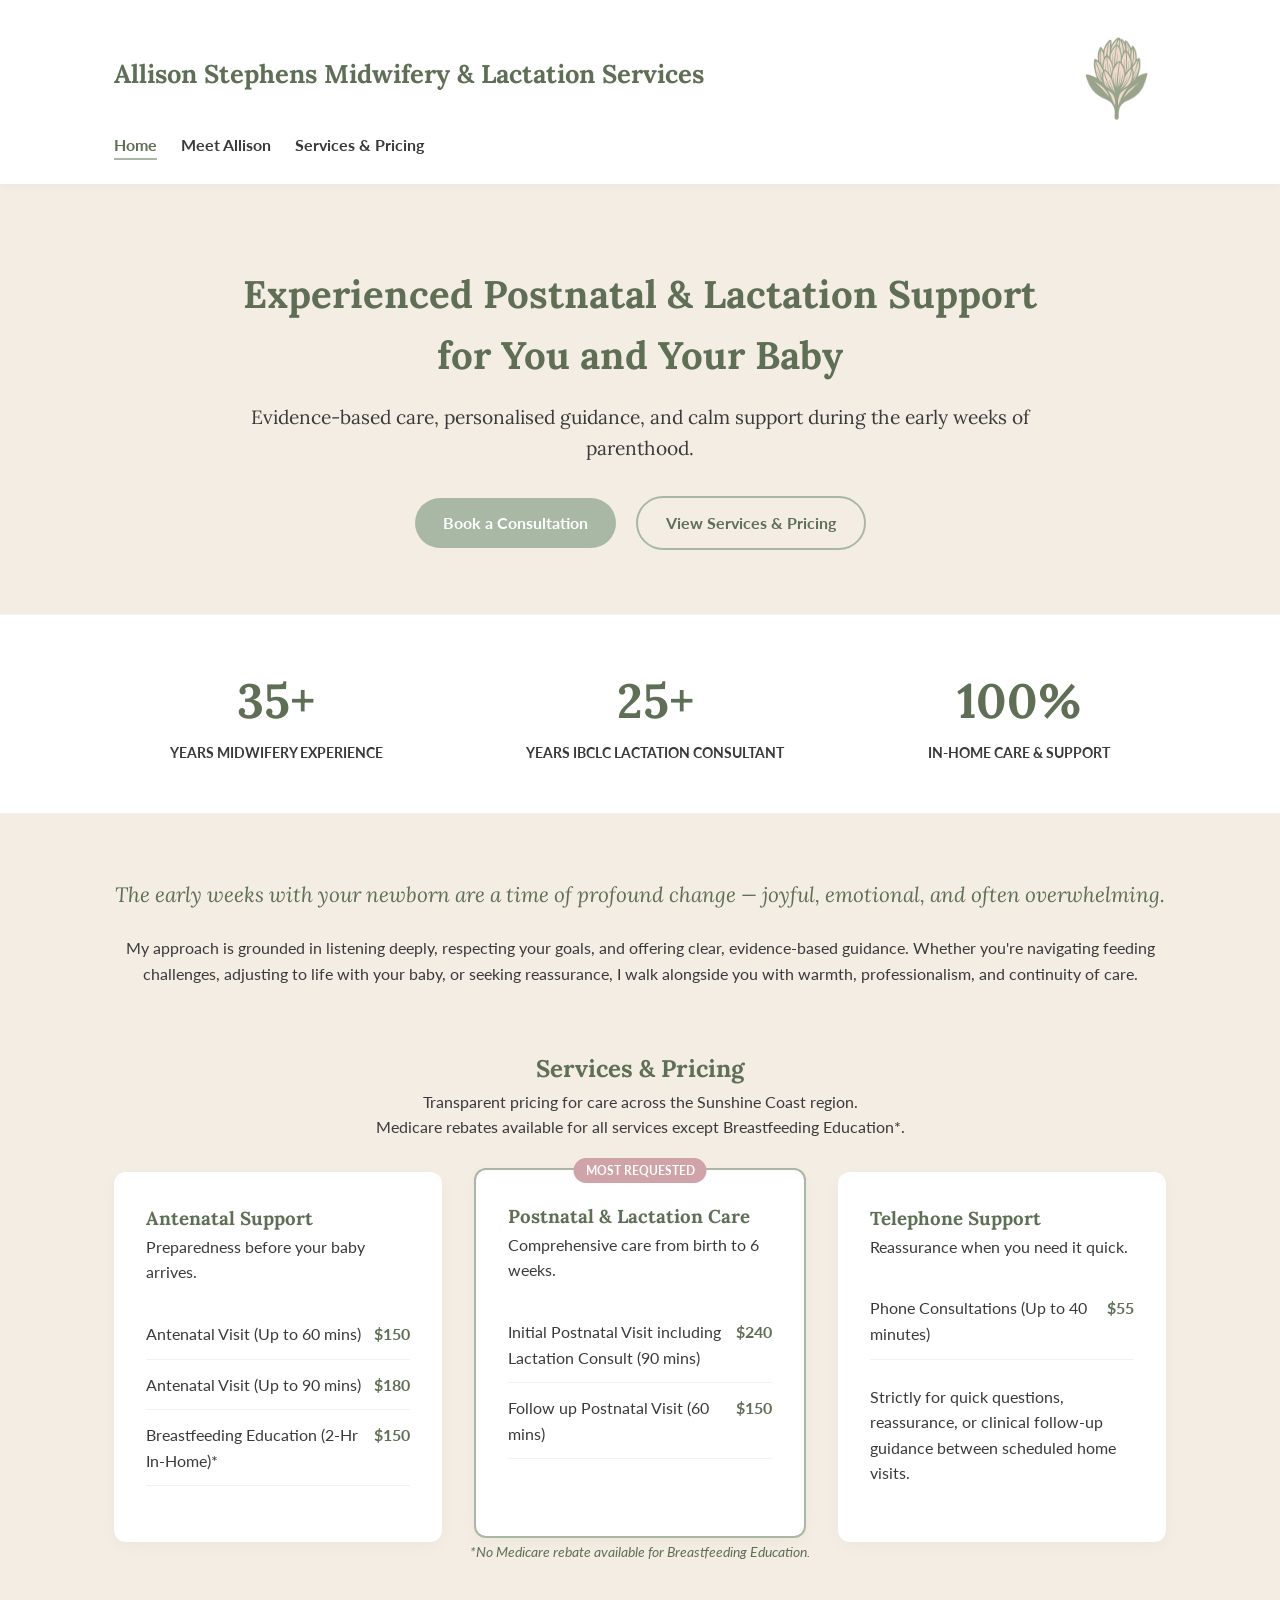
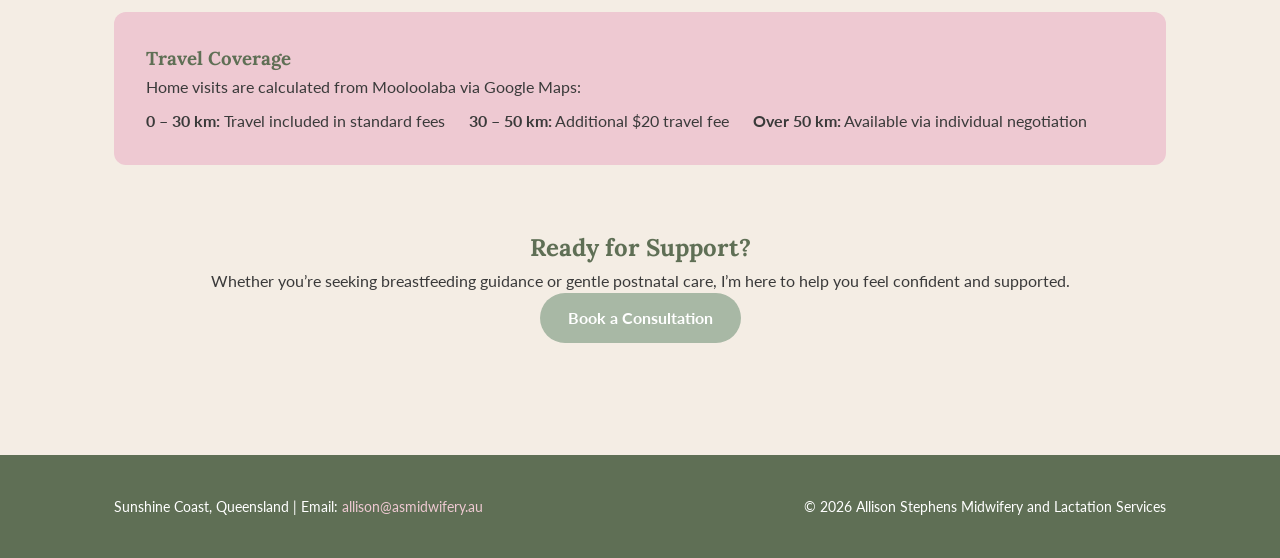
<file: index.html>
<!doctype html>
<html lang="en">
  <head>
    <meta charset="UTF-8" />
    <meta name="viewport" content="width=device-width, initial-scale=1.0" />
    <link rel="stylesheet" href="style.css" />
    <title>Allison Stephens Midwifery and Lactation Services</title>
  </head>
  <body>
    <header class="site-header">
      <div class="container header-container">
        <h1 class="site-title">
          Allison Stephens Midwifery & Lactation Services
        </h1>
        <div class="logo-container">
          <img src="/assets/logo.png" alt="Allison Stephens Logo" id="logo1" />
        </div>
      </div>
      <div class="container">
        <nav class="site-nav">
          <a href="index.html" class="active">Home</a>
          <a href="about.html">Meet Allison</a>
          <a href="#services">Services & Pricing</a>
        </nav>
      </div>
    </header>

    <main>
      <div class="container">
        <section class="hero-section">
          <h2 class="hero-headline">
            Experienced Postnatal & Lactation Support for You and Your Baby
          </h2>
          <h3 class="hero-subheadline">
            Evidence-based care, personalised guidance, and calm support during
            the early weeks of parenthood.
          </h3>
          <div class="cta-container">
            <a href="mailto:allison@asmidwifery.au" class="cta-button primary"
              >Book a Consultation</a
            >
            <a href="#services" class="cta-button secondary"
              >View Services & Pricing</a
            >
          </div>
        </section>
      </div>

      <section class="stats-section">
        <div class="container stats-grid">
          <div class="stat-item">
            <span class="stat-number">35+</span>
            <span class="stat-label">Years Midwifery Experience</span>
          </div>
          <div class="stat-item">
            <span class="stat-number">25+</span>
            <span class="stat-label">Years IBCLC Lactation Consultant</span>
          </div>
          <div class="stat-item">
            <span class="stat-number">100%</span>
            <span class="stat-label">In-Home Care & Support</span>
          </div>
        </div>
      </section>

      <div class="container">
        <section class="welcome-section">
          <p class="lead-text">
            The early weeks with your newborn are a time of profound change —
            joyful, emotional, and often overwhelming.
          </p>
          <p>
            My approach is grounded in listening deeply, respecting your goals,
            and offering clear, evidence-based guidance. Whether you're
            navigating feeding challenges, adjusting to life with your baby, or
            seeking reassurance, I walk alongside you with warmth,
            professionalism, and continuity of care.
          </p>
        </section>
      </div>

      <div class="container">
        <section id="services" class="services-section">
          <h2 class="section-title">Services & Pricing</h2>
          <p class="section-subtitle">
            Transparent pricing for care across the Sunshine Coast region.
          </p>
          <p>
            Medicare rebates available for all services except Breastfeeding
            Education*.
          </p>

          <div class="pricing-grid">
            <div class="pricing-card">
              <div class="card-header">
                <h3>Antenatal Support</h3>
                <p class="card-intro">Preparedness before your baby arrives.</p>
              </div>
              <div class="card-body">
                <ul class="price-list">
                  <li>
                    <span class="service-name"
                      >Antenatal Visit (Up to 60 mins)</span
                    >
                    <span class="service-cost">$150</span>
                  </li>
                  <li>
                    <span class="service-name"
                      >Antenatal Visit (Up to 90 mins)</span
                    >
                    <span class="service-cost">$180</span>
                  </li>
                  <li>
                    <span class="service-name"
                      >Breastfeeding Education (2-Hr In-Home)*</span
                    >
                    <span class="service-cost">$150</span>
                  </li>
                </ul>
              </div>
            </div>

            <div class="pricing-card featured">
              <div class="card-header">
                <span class="badge">Most Requested</span>
                <h3>Postnatal & Lactation Care</h3>
                <p class="card-intro">
                  Comprehensive care from birth to 6 weeks.
                </p>
              </div>
              <div class="card-body">
                <ul class="price-list">
                  <li>
                    <span class="service-name"
                      >Initial Postnatal Visit including Lactation Consult (90
                      mins)</span
                    >
                    <span class="service-cost">$240</span>
                  </li>
                  <li>
                    <span class="service-name"
                      >Follow up Postnatal Visit (60 mins)</span
                    >
                    <span class="service-cost">$150</span>
                  </li>
                </ul>
              </div>
            </div>

            <div class="pricing-card">
              <div class="card-header">
                <h3>Telephone Support</h3>
                <p class="card-intro">Reassurance when you need it quick.</p>
              </div>
              <div class="card-body">
                <ul class="price-list">
                  <li>
                    <span class="service-name"
                      >Phone Consultations (Up to 40 minutes)</span
                    >
                    <span class="service-cost">$55</span>
                  </li>
                </ul>
                <p class="card-description">
                  Strictly for quick questions, reassurance, or clinical
                  follow-up guidance between scheduled home visits.
                </p>
              </div>
            </div>
          </div>

          <p class="price-note">
            *No Medicare rebate available for Breastfeeding Education.
          </p>

          <div class="travel-notice">
            <h3>Travel Coverage</h3>
            <p>Home visits are calculated from Mooloolaba via Google Maps:</p>
            <ul>
              <li>
                <strong>0 – 30 km:</strong> Travel included in standard fees
              </li>
              <li><strong>30 – 50 km:</strong> Additional $20 travel fee</li>
              <li>
                <strong>Over 50 km:</strong> Available via individual
                negotiation
              </li>
            </ul>
          </div>
        </section>
      </div>

      <section class="final-cta-section">
        <div class="container">
          <h2>Ready for Support?</h2>
          <p>
            Whether you’re seeking breastfeeding guidance or gentle postnatal
            care, I’m here to help you feel confident and supported.
          </p>
          <a href="mailto:allison@asmidwifery.au" class="cta-button primary"
            >Book a Consultation</a
          >
        </div>
      </section>
    </main>

    <footer class="site-footer">
      <div class="container footer-content">
        <p>
          Sunshine Coast, Queensland | Email:
          <a href="mailto:allison@asmidwifery.au">allison@asmidwifery.au</a>
        </p>
        <p>&copy; 2026 Allison Stephens Midwifery and Lactation Services</p>
      </div>
    </footer>
  </body>
</html>
</file>
<file: style.css>
@import url("https://fonts.googleapis.com/css2?family=Lato:wght@300;400;700&family=Lora:ital,wght@0,400..700;1,400..700&display=swap");

/* --- 1. BRAND VARIABLES & RESET --- */
:root {
  --clr-blush: #eec9d2;
  --clr-sage: #a8b8a5;
  --clr-stem: #5f6f55;
  --clr-sand: #f4ede4;
  --clr-charcoal: #3a3a3a;
  --clr-rose: #cfa3a8;
  --ff-heading: "Lora", serif;
  --ff-body: "Lato", sans-serif;
}
* {
  margin: 0;
  padding: 0;
  box-sizing: border-box;
}
body {
  font-family: var(--ff-body);
  color: var(--clr-charcoal);
  background: var(--clr-sand);
  line-height: 1.6;
  display: flex;
  flex-direction: column;
  min-height: 100vh;
}
h1,
h2,
h3,
.lead-text {
  font-family: var(--ff-heading);
  color: var(--clr-stem);
}

/* --- 2. REUSABLE LAYOUT & UTILITIES --- */
.container {
  max-width: 1100px;
  margin: 0 auto;
  padding: 0 1.5rem;
  width: 100%;
}
main {
  flex: 1;
  padding: 3rem 0;
}
section {
  margin-bottom: 4rem;
  text-align: center;
}

.cta-button {
  display: inline-block;
  padding: 12px 28px;
  font-weight: 700;
  text-decoration: none;
  border-radius: 50px;
  transition: all 0.3s ease;
}
.cta-button.primary {
  background: var(--clr-sage);
  color: #fff;
}
.cta-button.primary:hover {
  background: var(--clr-stem);
  transform: translateY(-2px);
}
.cta-button.secondary {
  border: 2px solid var(--clr-sage);
  color: var(--clr-stem);
  margin-left: 1rem;
}

/* --- 3. HEADER & NAVIGATION --- */
.site-header {
  background: #fff;
  padding: 1.5rem 0;
  box-shadow: 0 2px 10px rgba(0, 0, 0, 0.03);
}
.header-container {
  display: flex;
  justify-content: space-between;
  align-items: center;
  flex-wrap: wrap;
  gap: 1rem;
}
.site-title {
  font-size: 1.6rem;
}
#logo1 {
  width: 100px;
  display: block;
}
.site-nav {
  display: flex;
  gap: 1.5rem;
  margin-top: 0.5rem;
}
.site-nav a {
  text-decoration: none;
  color: var(--clr-charcoal);
  font-weight: 700;
}
.site-nav a:hover,
.site-nav a.active {
  color: var(--clr-stem);
  border-bottom: 2px solid var(--clr-sage);
}

/* --- 4. HERO, WELCOME & TRUST STATS --- */
.hero-section {
  max-width: 800px;
  margin: 2rem auto 4rem auto;
}
.hero-headline {
  font-size: 2.4rem;
  margin-bottom: 1rem;
}
.hero-subheadline {
  font-size: 1.2rem;
  font-weight: 300;
  margin-bottom: 2rem;
  color: var(--clr-charcoal);
}
.lead-text {
  font-size: 1.3rem;
  font-style: italic;
  margin-bottom: 1.5rem;
}

.stats-section {
  background: #fff;
  padding: 3rem 0;
  border-top: 1px solid rgba(0, 0, 0, 0.05);
  border-bottom: 1px solid rgba(0, 0, 0, 0.05);
}
.stats-grid {
  display: flex;
  justify-content: space-around;
  flex-wrap: wrap;
  gap: 2rem;
}
.stat-number {
  font-family: var(--ff-heading);
  font-size: 3rem;
  font-weight: 700;
  color: var(--clr-stem);
  display: block;
}
.stat-label {
  font-size: 0.9rem;
  font-weight: 700;
  text-transform: uppercase;
}

/* --- 5. SERVICES & PRICING (FLEXBOX MAGIC) --- */
.pricing-grid {
  display: flex;
  justify-content: center;
  flex-wrap: wrap;
  gap: 2rem;
  margin-top: 2rem;
}
.pricing-card {
  background: #fff;
  padding: 2rem;
  border-radius: 12px;
  box-shadow: 0 4px 15px rgba(0, 0, 0, 0.03);
  flex: 1;
  min-width: 280px;
  max-width: 350px;
  text-align: left;
  position: relative;
}
.pricing-card.featured {
  border: 2px solid var(--clr-sage);
  transform: translateY(-4px);
}
.badge {
  position: absolute;
  top: -12px;
  left: 50%;
  transform: translateX(-50%);
  background: var(--clr-rose);
  color: #fff;
  padding: 3px 12px;
  font-size: 0.75rem;
  font-weight: 700;
  border-radius: 20px;
  text-transform: uppercase;
}

.price-list {
  list-style: none;
  margin: 1.5rem 0;
}
.price-list li {
  display: flex;
  justify-content: space-between;
  padding: 0.75rem 0;
  border-bottom: 1px solid rgba(0, 0, 0, 0.05);
}
.service-cost {
  font-weight: 700;
  color: var(--clr-stem);
}
.price-note {
  font-size: 0.85rem;
  font-style: italic;
  color: var(--clr-stem);
}

.inclusions-box {
  margin-top: 1.5rem;
  background: var(--clr-sand);
  padding: 1rem;
  border-radius: 6px;
  font-size: 0.9rem;
}
.inclusions-box ul {
  list-style: "🌿 ";
  padding-left: 1rem;
}

.travel-notice {
  background: var(--clr-blush);
  padding: 2rem;
  border-radius: 12px;
  margin-top: 3rem;
  text-align: left;
}
.travel-notice ul {
  list-style: none;
  display: flex;
  flex-wrap: wrap;
  gap: 1.5rem;
  margin-top: 0.5rem;
}

/* --- 6. ABOUT PAGE LAYOUT --- */
.bio-container {
  display: flex;
  flex-wrap: wrap;
  gap: 3rem;
  text-align: left;
  margin-top: 2rem;
}
.bio-sidebar {
  flex: 1;
  min-width: 280px;
  max-width: 320px;
}
.photo-placeholder {
  background: #fff;
  aspect-ratio: 4/5;
  display: flex;
  align-items: center;
  justify-content: center;
  border-radius: 12px;
  padding: 1rem;
  text-align: center;
  font-style: italic;
  color: var(--clr-stem);
  box-shadow: 0 4px 15px rgba(0, 0, 0, 0.03);
}
.profile-image {
  width: 100%;
  height: 100%;
  object-fit: cover;
  border-radius: 8px;
}
.credentials-badge-box {
  background: #fff;
  padding: 1.5rem;
  border-radius: 12px;
  margin-top: 1.5rem;
  box-shadow: 0 4px 15px rgba(0, 0, 0, 0.03);
}
.credentials-badge-box ul {
  list-style: "✓ ";
  padding-left: 1rem;
  font-size: 0.95rem;
}
.bio-content {
  flex: 2;
  min-width: 300px;
}
.bio-content h3 {
  margin: 1.5rem 0 0.5rem 0;
}
.cta-inline {
  background: #fff;
  padding: 1.5rem;
  border-radius: 12px;
  display: flex;
  justify-content: space-between;
  align-items: center;
  flex-wrap: wrap;
  gap: 1rem;
  margin-top: 2rem;
}

/* --- 7. FOOTER & RESPONSIVE TUNING --- */
.site-footer {
  background: var(--clr-stem);
  color: #fff;
  padding: 2.5rem 0;
  font-size: 0.9rem;
  margin-top: auto;
}
.footer-content {
  display: flex;
  justify-content: space-between;
  flex-wrap: wrap;
  gap: 1rem;
}
.footer-content a {
  color: var(--clr-blush);
  text-decoration: none;
}

@media (max-width: 768px) {
  .header-container,
  .footer-content,
  .cta-inline,
  .travel-notice ul {
    flex-direction: column;
    text-align: center;
    align-items: center;
  }
  .site-nav {
    margin-top: 1rem;
  }
  .hero-headline {
    font-size: 1.8rem;
  }
  .bio-container {
    flex-direction: column;
    align-items: center;
  }
  .bio-sidebar {
    max-width: 100%;
  }
  .pricing-card {
    max-width: 100%;
  }
  .cta-button.secondary {
    margin-left: 0;
    margin-top: 1rem;
  }
}
</file>
